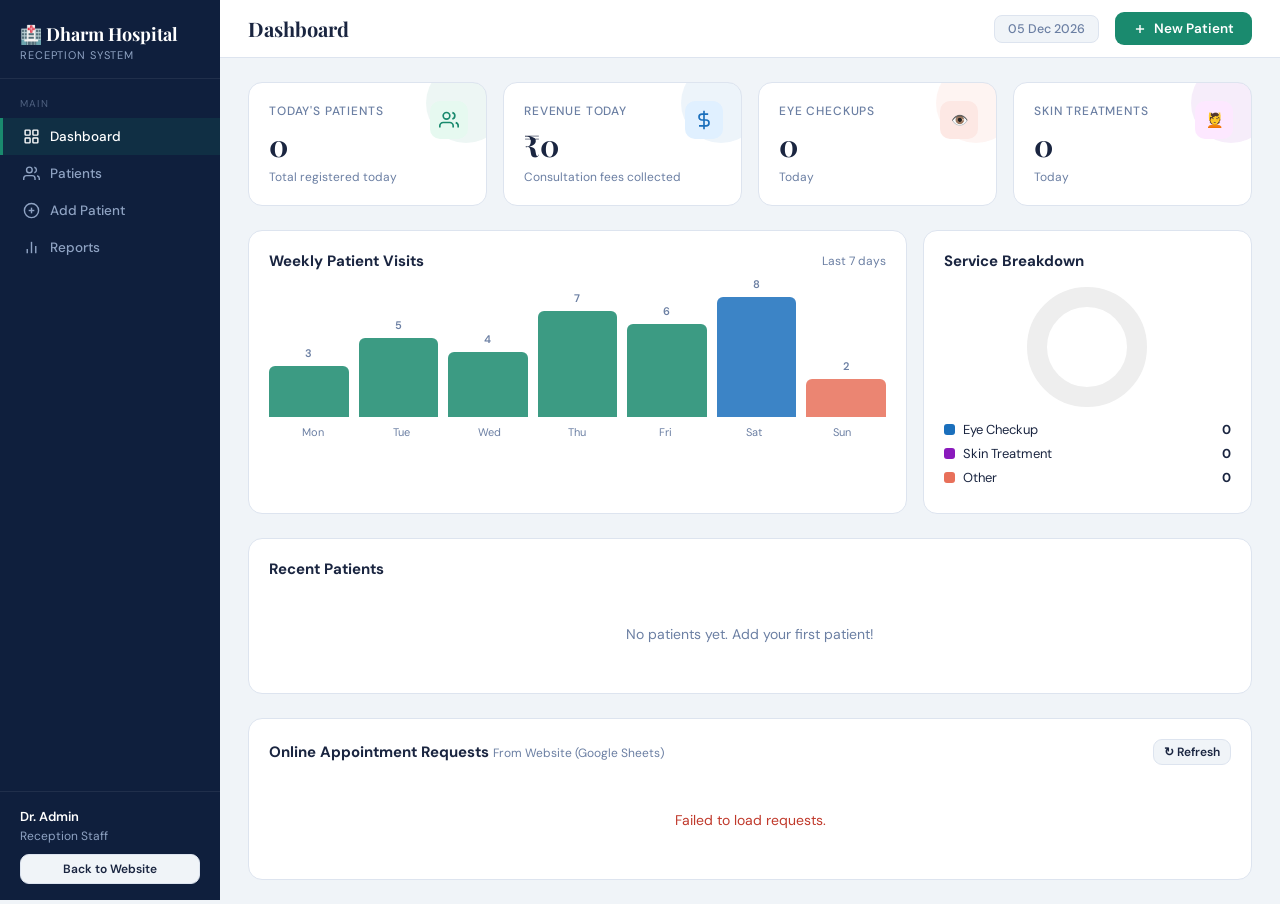
<file: dharm_hospital_admin_panel.html>
<!DOCTYPE html>
<html lang="en">
<head>
<meta charset="UTF-8">
<meta name="viewport" content="width=device-width, initial-scale=1.0">
<title>Dharm Hospital Admin</title>
<link href="https://fonts.googleapis.com/css2?family=DM+Sans:wght@300;400;500;600;700&family=Playfair+Display:wght@600;700&display=swap" rel="stylesheet">
<style>
  :root {
    --bg: #f0f4f8;
    --sidebar: #0f1f3d;
    --sidebar-text: #8fa3c3;
    --sidebar-active: #1a8a6e;
    --accent: #1a8a6e;
    --accent2: #e8705a;
    --card: #ffffff;
    --text: #1a2540;
    --text-muted: #6b7fa3;
    --border: #dde4ef;
    --badge-eye: #e0f0ff;
    --badge-eye-t: #1a6fbc;
    --badge-skin: #fde8ff;
    --badge-skin-t: #8a1abc;
    --badge-other: #fff3e0;
    --badge-other-t: #bc6a1a;
    --status-pending: #fff8e0;
    --status-pending-t: #b8860b;
    --status-done: #e6f9f0;
    --status-done-t: #1a8a6e;
  }
  * { box-sizing: border-box; margin: 0; padding: 0; }
  body { font-family: 'DM Sans', sans-serif; background: var(--bg); color: var(--text); display: flex; min-height: 100vh; font-size: 14px; overflow-x: hidden; }

  /* SIDEBAR */
  .sidebar {
    width: 220px; min-width: 220px; background: var(--sidebar); display: flex; flex-direction: column;
    padding: 0; position: sticky; top: 0; height: 100vh; overflow: hidden;
    transition: transform 0.3s ease;
    z-index: 50;
  }
  .sidebar-logo {
    padding: 24px 20px 16px;
    border-bottom: 1px solid rgba(255,255,255,0.07);
  }
  .sidebar-logo .h-name {
    font-family: 'Playfair Display', serif;
    color: #fff; font-size: 18px; font-weight: 700; line-height: 1.2;
  }
  .sidebar-logo .h-sub { color: var(--sidebar-text); font-size: 11px; margin-top: 2px; letter-spacing: 0.08em; text-transform: uppercase; }
  .sidebar-nav { padding: 18px 0; flex: 1; }
  .nav-section-title { color: rgba(143,163,195,0.5); font-size: 10px; letter-spacing: 0.12em; text-transform: uppercase; padding: 0 20px 8px; }
  .nav-item {
    display: flex; align-items: center; gap: 10px;
    padding: 10px 20px; color: var(--sidebar-text); cursor: pointer;
    border-left: 3px solid transparent; font-size: 13.5px; font-weight: 500;
    transition: all 0.18s; user-select: none;
  }
  .nav-item:hover { color: #fff; background: rgba(255,255,255,0.05); }
  .nav-item.active { color: #fff; background: rgba(26,138,110,0.15); border-left-color: var(--accent); }
  .nav-item svg { width: 17px; height: 17px; flex-shrink: 0; }
  .sidebar-footer {
    padding: 16px 20px; border-top: 1px solid rgba(255,255,255,0.07);
    color: var(--sidebar-text); font-size: 12px;
  }
  .sidebar-footer .user { color: #fff; font-weight: 600; font-size: 13px; }

  /* MAIN */
  .main { flex: 1; display: flex; flex-direction: column; min-width: 0; }
  .topbar {
    background: var(--card); border-bottom: 1px solid var(--border);
    padding: 0 28px; height: 58px; display: flex; align-items: center; justify-content: space-between;
    position: sticky; top: 0; z-index: 10;
    gap: 10px;
  }
  /* Mobile sidebar toggle button — hidden on desktop */
  .sidebar-toggle {
    display: none; background: none; border: none; cursor: pointer;
    color: var(--text); padding: 6px; border-radius: 8px; flex-shrink: 0;
  }
  .sidebar-toggle:hover { background: var(--bg); }
  .sidebar-toggle svg { width: 22px; height: 22px; }
  /* Sidebar overlay for mobile */
  .sidebar-overlay {
    display: none; position: fixed; inset: 0; background: rgba(15,31,61,0.5);
    z-index: 40;
  }
  .sidebar-overlay.active { display: block; }
  .topbar-title { font-family: 'Playfair Display', serif; font-size: 20px; color: var(--text); font-weight: 700; }
  .topbar-right { display: flex; align-items: center; gap: 16px; }
  .date-badge { background: var(--bg); border: 1px solid var(--border); border-radius: 8px; padding: 5px 13px; font-size: 12.5px; color: var(--text-muted); font-weight: 500; }
  .btn { display: inline-flex; align-items: center; gap: 7px; border: none; cursor: pointer; font-family: 'DM Sans', sans-serif; font-weight: 600; border-radius: 9px; transition: all 0.18s; font-size: 13.5px; }
  .btn-primary { background: var(--accent); color: #fff; padding: 8px 18px; }
  .btn-primary:hover { background: #157a60; }
  .btn-danger { background: #fde8e4; color: #c0392b; padding: 5px 11px; font-size: 12px; border-radius: 7px; }
  .btn-danger:hover { background: #f5c6c1; }
  .btn-edit { background: #e8f4fd; color: #1a6fbc; padding: 5px 11px; font-size: 12px; border-radius: 7px; }
  .btn-edit:hover { background: #c5dff7; }
  .btn-whatsapp { background: #e6f9f0; color: #1a8a6e; padding: 5px 11px; font-size: 12px; border-radius: 7px; }
  .btn-whatsapp:hover { background: #c3eedd; }
  .btn-secondary { background: var(--bg); color: var(--text); border: 1px solid var(--border); padding: 7px 15px; }
  .btn-secondary:hover { background: var(--border); }

  /* CONTENT */
  .content { padding: 24px 28px; flex: 1; overflow-y: auto; }

  /* PAGES */
  .page { display: none; }
  .page.active { display: block; }

  /* STAT CARDS */
  .stat-grid { display: grid; grid-template-columns: repeat(4, 1fr); gap: 16px; margin-bottom: 24px; }
  .stat-card { background: var(--card); border-radius: 14px; padding: 20px; border: 1px solid var(--border); position: relative; overflow: hidden; }
  .stat-card::before { content: ''; position: absolute; top: -20px; right: -20px; width: 80px; height: 80px; border-radius: 50%; opacity: 0.08; }
  .stat-card.green::before { background: #1a8a6e; }
  .stat-card.blue::before { background: #1a6fbc; }
  .stat-card.orange::before { background: #e8705a; }
  .stat-card.purple::before { background: #8a1abc; }
  .stat-label { color: var(--text-muted); font-size: 12px; font-weight: 500; text-transform: uppercase; letter-spacing: 0.07em; }
  .stat-value { font-size: 30px; font-weight: 700; color: var(--text); margin: 6px 0 4px; font-family: 'Playfair Display', serif; }
  .stat-sub { font-size: 12px; color: var(--text-muted); }
  .stat-icon { position: absolute; top: 18px; right: 18px; width: 38px; height: 38px; border-radius: 10px; display: flex; align-items: center; justify-content: center; }
  .stat-icon.green { background: #e6f9f0; color: #1a8a6e; }
  .stat-icon.blue { background: #e0f0ff; color: #1a6fbc; }
  .stat-icon.orange { background: #fde8e4; color: #e8705a; }
  .stat-icon.purple { background: #fde8ff; color: #8a1abc; }

  /* CHART SECTION */
  .chart-row { display: grid; grid-template-columns: 2fr 1fr; gap: 16px; margin-bottom: 24px; }
  .card { background: var(--card); border-radius: 14px; border: 1px solid var(--border); padding: 20px; }
  .card-title { font-weight: 700; font-size: 15px; color: var(--text); margin-bottom: 16px; display: flex; align-items: center; justify-content: space-between; }
  .card-title-sub { font-size: 12px; color: var(--text-muted); font-weight: 400; }

  /* BAR CHART */
  .bar-chart { display: flex; align-items: flex-end; gap: 10px; height: 130px; }
  .bar-wrap { display: flex; flex-direction: column; align-items: center; flex: 1; gap: 6px; }
  .bar { width: 100%; border-radius: 6px 6px 0 0; transition: all 0.3s; background: var(--accent); opacity: 0.85; cursor: pointer; }
  .bar:hover { opacity: 1; }
  .bar-label { font-size: 11px; color: var(--text-muted); }

  /* DONUT */
  .donut-wrap { display: flex; flex-direction: column; align-items: center; gap: 14px; }
  .donut-svg { width: 120px; height: 120px; }
  .donut-legend { width: 100%; }
  .legend-item { display: flex; align-items: center; gap: 8px; margin-bottom: 7px; font-size: 13px; }
  .legend-dot { width: 11px; height: 11px; border-radius: 3px; flex-shrink: 0; }
  .legend-val { margin-left: auto; font-weight: 700; color: var(--text); }

  /* TABLE */
  .table-toolbar { display: flex; align-items: center; gap: 10px; margin-bottom: 14px; flex-wrap: wrap; }
  .search-box { display: flex; align-items: center; gap: 8px; background: var(--bg); border: 1px solid var(--border); border-radius: 9px; padding: 7px 13px; flex: 1; min-width: 180px; }
  .search-box input { background: none; border: none; outline: none; font-family: 'DM Sans', sans-serif; font-size: 13.5px; color: var(--text); width: 100%; }
  .search-box input::placeholder { color: var(--text-muted); }
  .filter-select { background: var(--bg); border: 1px solid var(--border); border-radius: 9px; padding: 7px 13px; font-family: 'DM Sans', sans-serif; font-size: 13px; color: var(--text); outline: none; }
  table { width: 100%; border-collapse: collapse; }
  thead th { text-align: left; padding: 10px 14px; font-size: 11.5px; color: var(--text-muted); text-transform: uppercase; letter-spacing: 0.08em; font-weight: 600; border-bottom: 1px solid var(--border); background: var(--bg); }
  thead th:first-child { border-radius: 8px 0 0 8px; }
  thead th:last-child { border-radius: 0 8px 8px 0; }
  tbody tr { border-bottom: 1px solid var(--border); transition: background 0.12s; }
  tbody tr:hover { background: #f7faff; }
  tbody td { padding: 11px 14px; font-size: 13.5px; vertical-align: middle; }
  .badge { display: inline-flex; align-items: center; padding: 3px 10px; border-radius: 20px; font-size: 12px; font-weight: 600; }
  .badge-eye { background: var(--badge-eye); color: var(--badge-eye-t); }
  .badge-skin { background: var(--badge-skin); color: var(--badge-skin-t); }
  .badge-other { background: var(--badge-other); color: var(--badge-other-t); }
  .badge-pending { background: var(--status-pending); color: var(--status-pending-t); }
  .badge-done { background: var(--status-done); color: var(--status-done-t); }
  .actions-cell { display: flex; gap: 5px; flex-wrap: wrap; }
  .patient-name { font-weight: 600; }
  .patient-mobile { font-size: 12px; color: var(--text-muted); }

  /* FORM */
  .form-grid { display: grid; grid-template-columns: 1fr 1fr; gap: 16px; }
  .form-group { display: flex; flex-direction: column; gap: 6px; }
  .form-group.full { grid-column: 1 / -1; }
  label { font-size: 12.5px; font-weight: 600; color: var(--text-muted); text-transform: uppercase; letter-spacing: 0.06em; }
  input, select, textarea { font-family: 'DM Sans', sans-serif; font-size: 14px; color: var(--text); background: var(--bg); border: 1px solid var(--border); border-radius: 9px; padding: 10px 14px; outline: none; transition: border 0.18s; }
  input:focus, select:focus { border-color: var(--accent); background: #fff; }
  .form-actions { grid-column: 1 / -1; display: flex; gap: 10px; justify-content: flex-end; margin-top: 4px; }

  /* MODAL */
  .modal-overlay { display: none; position: fixed; inset: 0; background: rgba(15,31,61,0.55); z-index: 100; align-items: center; justify-content: center; }
  .modal-overlay.open { display: flex; }
  .modal { background: var(--card); border-radius: 18px; padding: 30px; width: 540px; max-width: 95vw; max-height: 90vh; overflow-y: auto; box-shadow: 0 20px 60px rgba(0,0,0,0.18); }
  .modal-header { display: flex; align-items: center; justify-content: space-between; margin-bottom: 22px; }
  .modal-title { font-family: 'Playfair Display', serif; font-size: 20px; font-weight: 700; }
  .modal-close { background: var(--bg); border: none; cursor: pointer; width: 32px; height: 32px; border-radius: 8px; font-size: 18px; color: var(--text-muted); display: flex; align-items: center; justify-content: center; }
  .modal-close:hover { background: var(--border); }

  /* RECEIPT */
  .receipt { border: 2px dashed var(--border); border-radius: 14px; padding: 24px; background: #fafbfd; }
  .receipt-logo { font-family: 'Playfair Display', serif; font-size: 22px; font-weight: 700; color: var(--accent); text-align: center; }
  .receipt-sub { text-align: center; color: var(--text-muted); font-size: 12px; margin-bottom: 18px; }
  .receipt-row { display: flex; justify-content: space-between; padding: 7px 0; border-bottom: 1px solid var(--border); font-size: 13.5px; }
  .receipt-row:last-child { border: none; font-weight: 700; font-size: 15px; }
  .receipt-footer { text-align: center; margin-top: 16px; font-size: 12px; color: var(--text-muted); }

  /* TOAST */
  .toast { position: fixed; bottom: 28px; right: 28px; background: var(--sidebar); color: #fff; padding: 13px 20px; border-radius: 12px; font-size: 13.5px; z-index: 999; transform: translateY(80px); opacity: 0; transition: all 0.3s; box-shadow: 0 8px 30px rgba(0,0,0,0.2); display: flex; align-items: center; gap: 10px; }
  .toast.show { transform: translateY(0); opacity: 1; }
  .toast.success { border-left: 4px solid var(--accent); }
  .toast.info { border-left: 4px solid #1a6fbc; }

  /* LOGIN */
  .login-wrap { min-height: 100vh; display: flex; align-items: center; justify-content: center; background: var(--sidebar); }
  .login-card { background: var(--card); border-radius: 20px; padding: 44px 40px; width: 380px; max-width: 95vw; box-shadow: 0 20px 60px rgba(0,0,0,0.3); }
  .login-logo { font-family: 'Playfair Display', serif; font-size: 26px; font-weight: 700; color: var(--accent); text-align: center; margin-bottom: 4px; }
  .login-sub { text-align: center; color: var(--text-muted); font-size: 13px; margin-bottom: 28px; }
  .login-error { background: #fde8e4; color: #c0392b; padding: 8px 14px; border-radius: 8px; font-size: 13px; margin-bottom: 14px; display: none; }

  /* REPORTS */
  .report-grid { display: grid; grid-template-columns: 1fr 1fr; gap: 16px; margin-bottom: 20px; }

  /* SCROLLBAR */
  ::-webkit-scrollbar { width: 5px; height: 5px; }
  ::-webkit-scrollbar-track { background: transparent; }
  ::-webkit-scrollbar-thumb { background: var(--border); border-radius: 4px; }

  /* ====== TABLET (≤ 900px) ====== */
  @media (max-width: 900px) {
    .sidebar {
      position: fixed; top: 0; left: 0; height: 100vh;
      transform: translateX(-100%);
      width: 240px; min-width: 240px;
    }
    .sidebar.open { transform: translateX(0); }
    .sidebar-toggle { display: block; }
    .stat-grid { grid-template-columns: 1fr 1fr; }
    .chart-row { grid-template-columns: 1fr; }
    .form-grid { grid-template-columns: 1fr; }
    .report-grid { grid-template-columns: 1fr; }
    .content { padding: 16px; }
    .topbar { padding: 0 16px; }
  }

  /* ====== SMALL MOBILE (≤ 600px) ====== */
  @media (max-width: 600px) {
    .stat-grid { grid-template-columns: 1fr; gap: 12px; }
    .stat-card { padding: 16px; }
    .stat-value { font-size: 24px; }
    .stat-icon { width: 32px; height: 32px; border-radius: 8px; top: 14px; right: 14px; }
    .topbar { height: auto; min-height: 52px; flex-wrap: wrap; padding: 10px 12px; gap: 8px; }
    .topbar-title { font-size: 16px; }
    .topbar-right { flex-wrap: wrap; gap: 8px; }
    .date-badge { font-size: 11px; padding: 4px 10px; }
    .btn-primary { padding: 7px 12px; font-size: 12.5px; }
    .content { padding: 12px; }
    .card { padding: 14px; border-radius: 12px; }
    .card-title { font-size: 14px; flex-wrap: wrap; gap: 8px; }
    .bar-chart { height: 100px; gap: 6px; }
    .donut-svg { width: 100px; height: 100px; }
    .table-toolbar { gap: 8px; }
    .search-box { min-width: 100%; }
    .filter-select { flex: 1; min-width: 0; font-size: 12px; }
    thead th { font-size: 10px; padding: 8px 10px; }
    tbody td { padding: 8px 10px; font-size: 12.5px; }
    .actions-cell { gap: 4px; }
    .actions-cell .btn { padding: 4px 8px; font-size: 11px; }
    .modal { padding: 20px; border-radius: 14px; }
    .modal-title { font-size: 17px; }
    .receipt { padding: 16px; }
    .receipt-logo { font-size: 18px; }
    .receipt-row { font-size: 12.5px; }
    .toast { left: 12px; right: 12px; bottom: 12px; font-size: 12.5px; }
    .form-group label { font-size: 11.5px; }
    input, select, textarea { font-size: 13px; padding: 9px 12px; }
    .login-card { padding: 30px 24px; }
    .login-logo { font-size: 22px; }
  }

  /* ====== VERY SMALL (≤ 380px) ====== */
  @media (max-width: 380px) {
    .topbar-title { font-size: 14px; }
    .stat-value { font-size: 20px; }
    .btn-primary { font-size: 11px; padding: 6px 10px; }
  }
</style>
</head>
<body>

<!-- MAIN APP -->
<div id="appWrap" style="display:flex;flex:1;min-height:100vh;width:100%;">
  <!-- SIDEBAR OVERLAY (mobile) -->
  <div class="sidebar-overlay" id="sidebarOverlay" onclick="closeSidebar()"></div>
  <!-- SIDEBAR -->
  <div class="sidebar" id="sidebar">
    <div class="sidebar-logo">
      <div class="h-name">🏥 Dharm Hospital</div>
      <div class="h-sub">Reception System</div>
    </div>
    <nav class="sidebar-nav">
      <div class="nav-section-title">Main</div>
      <div class="nav-item active" onclick="showPage('dashboard',this)">
        <svg fill="none" stroke="currentColor" stroke-width="2" viewBox="0 0 24 24"><rect x="3" y="3" width="7" height="7" rx="1"/><rect x="14" y="3" width="7" height="7" rx="1"/><rect x="3" y="14" width="7" height="7" rx="1"/><rect x="14" y="14" width="7" height="7" rx="1"/></svg>
        Dashboard
      </div>
      <div class="nav-item" onclick="showPage('patients',this)">
        <svg fill="none" stroke="currentColor" stroke-width="2" viewBox="0 0 24 24"><path d="M17 21v-2a4 4 0 0 0-4-4H5a4 4 0 0 0-4 4v2"/><circle cx="9" cy="7" r="4"/><path d="M23 21v-2a4 4 0 0 0-3-3.87"/><path d="M16 3.13a4 4 0 0 1 0 7.75"/></svg>
        Patients
      </div>
      <div class="nav-item" onclick="showPage('addpatient',this)">
        <svg fill="none" stroke="currentColor" stroke-width="2" viewBox="0 0 24 24"><circle cx="12" cy="12" r="10"/><line x1="12" y1="8" x2="12" y2="16"/><line x1="8" y1="12" x2="16" y2="12"/></svg>
        Add Patient
      </div>
      <div class="nav-item" onclick="showPage('reports',this)">
        <svg fill="none" stroke="currentColor" stroke-width="2" viewBox="0 0 24 24"><line x1="18" y1="20" x2="18" y2="10"/><line x1="12" y1="20" x2="12" y2="4"/><line x1="6" y1="20" x2="6" y2="14"/></svg>
        Reports
      </div>
    </nav>
    <div class="sidebar-footer">
      <div class="user">Dr. Admin</div>
      <div style="margin-top:3px">Reception Staff</div>
      <button class="btn btn-secondary" style="margin-top:10px;font-size:12px;padding:6px 12px;width:100%;justify-content:center" onclick="window.location.href='index.html'">Back to Website</button>
    </div>
  </div>

  <!-- MAIN -->
  <div class="main">
    <div class="topbar">
      <button class="sidebar-toggle" id="sidebarToggle" onclick="toggleSidebar()" aria-label="Toggle menu">
        <svg fill="none" stroke="currentColor" stroke-width="2" viewBox="0 0 24 24"><line x1="3" y1="6" x2="21" y2="6"/><line x1="3" y1="12" x2="21" y2="12"/><line x1="3" y1="18" x2="21" y2="18"/></svg>
      </button>
      <div class="topbar-title" id="pageTitle">Dashboard</div>
      <div class="topbar-right">
        <div class="date-badge" id="topDate"></div>
        <button class="btn btn-primary" onclick="showPage('addpatient', document.querySelector('.nav-item:nth-child(4)'))">
          <svg width="14" height="14" fill="none" stroke="currentColor" stroke-width="2.5" viewBox="0 0 24 24"><line x1="12" y1="5" x2="12" y2="19"/><line x1="5" y1="12" x2="19" y2="12"/></svg>
          New Patient
        </button>
      </div>
    </div>

    <div class="content">

      <!-- DASHBOARD -->
      <div class="page active" id="page-dashboard">
        <div class="stat-grid">
          <div class="stat-card green">
            <div class="stat-icon green"><svg width="20" height="20" fill="none" stroke="currentColor" stroke-width="2" viewBox="0 0 24 24"><path d="M17 21v-2a4 4 0 0 0-4-4H5a4 4 0 0 0-4 4v2"/><circle cx="9" cy="7" r="4"/><path d="M23 21v-2a4 4 0 0 0-3-3.87"/><path d="M16 3.13a4 4 0 0 1 0 7.75"/></svg></div>
            <div class="stat-label">Today's Patients</div>
            <div class="stat-value" id="stat-today">0</div>
            <div class="stat-sub">Total registered today</div>
          </div>
          <div class="stat-card blue">
            <div class="stat-icon blue"><svg width="20" height="20" fill="none" stroke="currentColor" stroke-width="2" viewBox="0 0 24 24"><line x1="12" y1="1" x2="12" y2="23"/><path d="M17 5H9.5a3.5 3.5 0 0 0 0 7h5a3.5 3.5 0 0 1 0 7H6"/></svg></div>
            <div class="stat-label">Revenue Today</div>
            <div class="stat-value" id="stat-revenue">₹0</div>
            <div class="stat-sub">Consultation fees collected</div>
          </div>
          <div class="stat-card orange">
            <div class="stat-icon orange">👁️</div>
            <div class="stat-label">Eye Checkups</div>
            <div class="stat-value" id="stat-eye">0</div>
            <div class="stat-sub">Today</div>
          </div>
          <div class="stat-card purple">
            <div class="stat-icon purple">💆</div>
            <div class="stat-label">Skin Treatments</div>
            <div class="stat-value" id="stat-skin">0</div>
            <div class="stat-sub">Today</div>
          </div>
        </div>
        <div class="chart-row">
          <div class="card">
            <div class="card-title">Weekly Patient Visits <span class="card-title-sub">Last 7 days</span></div>
            <div class="bar-chart" id="barChart"></div>
            <div style="display:flex;justify-content:space-around;margin-top:8px" id="barLabels"></div>
          </div>
          <div class="card">
            <div class="card-title">Service Breakdown</div>
            <div class="donut-wrap">
              <svg class="donut-svg" viewBox="0 0 120 120" id="donutSvg">
                <circle cx="60" cy="60" r="50" fill="none" stroke="#eee" stroke-width="20"/>
              </svg>
              <div class="donut-legend" id="donutLegend"></div>
            </div>
          </div>
        </div>
        <div class="card">
          <div class="card-title">Recent Patients</div>
          <div id="recentTable" style="overflow-x:auto"></div>
        </div>

        <!-- NEW CARD FOR WEBSITE REQUESTS -->
        <div class="card" style="margin-top:24px;">
          <div class="card-title" style="display:flex; justify-content:space-between; align-items:center;">
            <div>Online Appointment Requests <span class="card-title-sub">From Website (Google Sheets)</span></div>
            <button class="btn btn-secondary" style="padding:4px 10px;font-size:12px;" onclick="loadWebsiteRequests()">↻ Refresh</button>
          </div>
          <div id="websiteRequestsLoading" style="padding:30px;text-align:center;color:var(--text-muted);">
            <p>Loading requests from Google Sheets...</p>
          </div>
          <div id="websiteRequestsError" style="display:none;padding:30px;text-align:center;color:#c0392b;">
            <p>Failed to load requests.</p>
          </div>
          <div id="websiteRequestsEmpty" style="display:none;padding:30px;text-align:center;color:var(--text-muted);">
            <p>No online requests available.</p>
          </div>
          <div style="overflow-x:auto">
            <table style="width:100%;border-collapse:collapse;display:none;" id="websiteRequestsTable">
              <thead>
                <tr>
                  <th style="text-align:left;padding:8px 12px;font-size:11.5px;color:var(--text-muted);text-transform:uppercase;border-bottom:1px solid var(--border)">Date</th>
                  <th style="text-align:left;padding:8px 12px;font-size:11.5px;color:var(--text-muted);text-transform:uppercase;border-bottom:1px solid var(--border)">Patient Name</th>
                  <th style="text-align:left;padding:8px 12px;font-size:11.5px;color:var(--text-muted);text-transform:uppercase;border-bottom:1px solid var(--border)">Service</th>
                  <th style="text-align:left;padding:8px 12px;font-size:11.5px;color:var(--text-muted);text-transform:uppercase;border-bottom:1px solid var(--border)">Phone Number</th>
                  <th style="text-align:left;padding:8px 12px;font-size:11.5px;color:var(--text-muted);text-transform:uppercase;border-bottom:1px solid var(--border)">Age</th>
                </tr>
              </thead>
              <tbody id="websiteRequestsBody"></tbody>
            </table>
          </div>
        </div>
      </div>

      <!-- PATIENTS -->
      <div class="page" id="page-patients">
        <div class="card">
          <div class="table-toolbar">
            <div class="search-box">
              <svg width="15" height="15" fill="none" stroke="#aaa" stroke-width="2" viewBox="0 0 24 24"><circle cx="11" cy="11" r="8"/><line x1="21" y1="21" x2="16.65" y2="16.65"/></svg>
              <input type="text" placeholder="Search patients..." id="searchInput" oninput="filterTable()">
            </div>
            <select class="filter-select" id="filterService" onchange="filterTable()">
              <option value="">All Services</option>
              <option value="Eye Checkup">Eye Checkup</option>
              <option value="Skin Treatment">Skin Treatment</option>
              <option value="Other">Other</option>
            </select>
            <select class="filter-select" id="filterStatus" onchange="filterTable()">
              <option value="">All Status</option>
              <option value="Pending">Pending</option>
              <option value="Completed">Completed</option>
            </select>
            <button class="btn btn-secondary" onclick="exportCSV()">📤 Export</button>
            <button class="btn btn-primary" id="syncBtn" onclick="syncGoogleSheets()" style="margin-left:8px">📥 Sync Web Requests</button>
          </div>
          <div style="overflow-x:auto">
            <table id="patientTable">
              <thead>
                <tr>
                  <th>#</th><th>Date</th><th>Patient</th><th>Age</th><th>Service</th><th>Fees</th><th>Status</th><th>Actions</th>
                </tr>
              </thead>
              <tbody id="patientTableBody"></tbody>
            </table>
          </div>
          <div id="noPatients" style="text-align:center;padding:40px;color:var(--text-muted);display:none">No patients found.</div>
        </div>
      </div>

      <!-- ADD PATIENT -->
      <div class="page" id="page-addpatient">
        <div class="card" style="max-width:600px">
          <div class="card-title">Register New Patient</div>
          <div class="form-grid">
            <div class="form-group">
              <label>Patient Name *</label>
              <input type="text" id="f_name" placeholder="Full name">
            </div>
            <div class="form-group">
              <label>Mobile Number *</label>
              <input type="tel" id="f_mobile" placeholder="10-digit number" maxlength="10">
            </div>
            <div class="form-group">
              <label>Age *</label>
              <input type="number" id="f_age" placeholder="Age" min="1" max="120">
            </div>
            <div class="form-group">
              <label>Doctor</label>
              <select id="f_doctor">
                <option value="Dr. Sharma">Dr. Chandan Singh Kushwah</option>
                <option value="Dr. Gupta">Dr. Arpita Gupta</option>
              </select>
            </div>
            <div class="form-group">
              <label>Service *</label>
              <select id="f_service">
                <option value="Eye Checkup">Eye Checkup</option>
                <option value="Skin Treatment">Skin Treatment</option>
                <option value="Other">Other</option>
              </select>
            </div>
            <div class="form-group">
              <label>Consultation Fees *</label>
              <select id="f_fees">
                <option value="300">₹300</option>
                <option value="500">₹500</option>
              </select>
            </div>
            <div class="form-group full form-actions">
              <button class="btn btn-secondary" onclick="clearForm()">Clear</button>
              <button class="btn btn-primary" onclick="addPatient()">
                <svg width="14" height="14" fill="none" stroke="currentColor" stroke-width="2.5" viewBox="0 0 24 24"><polyline points="20 6 9 17 4 12"/></svg>
                Register Patient
              </button>
            </div>
          </div>
        </div>
      </div>

      <!-- REPORTS -->
      <div class="page" id="page-reports">
        <div class="report-grid">
          <div class="card">
            <div class="card-title">Revenue Summary</div>
            <div id="revenueReport"></div>
          </div>
          <div class="card">
            <div class="card-title">Service Distribution</div>
            <div id="serviceReport"></div>
          </div>
        </div>
        <div class="card">
          <div class="card-title">All Time Patient Log</div>
          <div style="overflow-x:auto"><table id="reportTable"><thead><tr><th>#</th><th>Date</th><th>Patient</th><th>Service</th><th>Fees</th><th>Status</th></tr></thead><tbody id="reportBody"></tbody></table></div>
        </div>
      </div>

    </div>
  </div>
</div>

<!-- RECEIPT MODAL -->
<div class="modal-overlay" id="receiptModal">
  <div class="modal">
    <div class="modal-header">
      <div class="modal-title">Patient Receipt</div>
      <button class="modal-close" onclick="closeModal('receiptModal')">✕</button>
    </div>
    <div class="receipt" id="receiptContent"></div>
    <div style="display:flex;gap:10px;margin-top:18px;justify-content:flex-end">
      <button class="btn btn-secondary" onclick="closeModal('receiptModal')">Close</button>
      <button class="btn btn-primary" onclick="printReceipt()">🖨️ Print</button>
    </div>
  </div>
</div>

<!-- EDIT MODAL -->
<div class="modal-overlay" id="editModal">
  <div class="modal">
    <div class="modal-header">
      <div class="modal-title">Edit Patient</div>
      <button class="modal-close" onclick="closeModal('editModal')">✕</button>
    </div>
    <div class="form-grid">
      <input type="hidden" id="e_id">
      <div class="form-group"><label>Name</label><input type="text" id="e_name"></div>
      <div class="form-group"><label>Mobile</label><input type="tel" id="e_mobile"></div>
      <div class="form-group"><label>Age</label><input type="number" id="e_age"></div>
      <div class="form-group"><label>Doctor</label><select id="e_doctor"><option>Dr. Sharma</option><option>Dr. Gupta</option><option>Dr. Patel</option></select></div>
      <div class="form-group"><label>Service</label><select id="e_service"><option>Eye Checkup</option><option>Skin Treatment</option><option>Other</option></select></div>
      <div class="form-group"><label>Fees</label><select id="e_fees"><option value="300">₹300</option><option value="500">₹500</option></select></div>
      <div class="form-group"><label>Status</label><select id="e_status"><option>Pending</option><option>Completed</option></select></div>
      <div class="form-group full form-actions">
        <button class="btn btn-secondary" onclick="closeModal('editModal')">Cancel</button>
        <button class="btn btn-primary" onclick="saveEdit()">Save Changes</button>
      </div>
    </div>
  </div>
</div>

<div class="toast" id="toast"></div>

<script>
// ---- CONFIG & HELPERS ----
const SCRIPT_URL = "https://script.google.com/macros/s/AKfycbyMO4Cv_ruYG_PfJebxemlVJRefYPKYy56SWy-zGzcsb4hyi4g8v7MJyj4UjnPyZ0IBlg/exec";

function escapeHTML(str) {
  if (str === null || str === undefined) return '';
  return String(str).replace(/[&<>'"]/g, 
    tag => ({
      '&': '&amp;',
      '<': '&lt;',
      '>': '&gt;',
      "'": '&#39;',
      '"': '&quot;'
    }[tag] || tag)
  );
}

function formatAppointmentDate(value) {
  if (!value) return "-";
  const date = new Date(value);
  if (Number.isNaN(date.getTime())) {
    return escapeHTML(value);
  }
  return date.toLocaleString("en-IN", {
    day: "2-digit",
    month: "short",
    year: "numeric",
    hour: "2-digit",
    minute: "2-digit",
    hour12: true
  });
}

// ---- STATE ----
let patients = JSON.parse(localStorage.getItem('dharm_patients') || '[]');
let nextId = parseInt(localStorage.getItem('dharm_nextid') || '1');

function save() {
  localStorage.setItem('dharm_patients', JSON.stringify(patients));
  localStorage.setItem('dharm_nextid', nextId);
}

function today() {
  return new Date().toLocaleDateString('en-IN', {day:'2-digit', month:'short', year:'numeric'});
}

function todayStr() {
  return new Date().toDateString();
}

// ---- INITIALIZE ----
document.getElementById('topDate').textContent = today();
document.addEventListener('DOMContentLoaded', () => {
  renderDashboard();
});

// ---- NAVIGATION ----
function showPage(id, el) {
  document.querySelectorAll('.page').forEach(p => p.classList.remove('active'));
  document.querySelectorAll('.nav-item').forEach(n => n.classList.remove('active'));
  document.getElementById('page-' + id).classList.add('active');
  const titles = {dashboard:'Dashboard', patients:'Patient Records', addpatient:'Add New Patient', reports:'Reports & Analytics'};
  document.getElementById('pageTitle').textContent = titles[id];
  if(el) el.classList.add('active');
  if(id === 'dashboard') renderDashboard();
  if(id === 'patients') renderTable();
  if(id === 'reports') renderReports();
  closeSidebar(); // Auto-close sidebar on mobile after navigation
}

// ---- ADD PATIENT ----
function addPatient() {
  const name = document.getElementById('f_name').value.trim();
  const mobile = document.getElementById('f_mobile').value.trim();
  const age = document.getElementById('f_age').value.trim();
  const service = document.getElementById('f_service').value;
  const fees = document.getElementById('f_fees').value;
  const doctor = document.getElementById('f_doctor').value;
  if (!name || !mobile || !age) { showToast('Please fill all required fields', 'info'); return; }
  if (!/^\d{10}$/.test(mobile)) { showToast('Enter valid 10-digit mobile', 'info'); return; }
  const p = { id: nextId++, name, mobile, age, service, fees: parseInt(fees), doctor, date: today(), dateObj: new Date().toDateString(), status: 'Pending' };
  patients.unshift(p);
  save();
  clearForm();
  showToast(`✅ ${name} registered successfully!`, 'success');
  sendWhatsApp(p);
  setTimeout(() => showPage('patients', document.querySelector('.nav-item:nth-child(3)')), 900);
}

function clearForm() {
  ['f_name','f_mobile','f_age'].forEach(id => document.getElementById(id).value = '');
  document.getElementById('f_service').selectedIndex = 0;
  document.getElementById('f_fees').selectedIndex = 0;
}

function sendWhatsApp(p) {
  const msg = encodeURIComponent(`Hello ${p.name}, Thank you for visiting Dharm Hospital. Your appointment for ${p.service} is confirmed. Consultation Fee: ₹${p.fees}. For any help call us.`);
  const url = `https://wa.me/91${p.mobile}?text=${msg}`;
  window.open(url, '_blank');
}

// ---- SYNC GOOGLE SHEETS ----
async function syncGoogleSheets() {
  const btn = document.getElementById('syncBtn');
  if(!btn) return;
  btn.textContent = 'Syncing...';
  try {
    const getURL = `${SCRIPT_URL}?action=appointments`;
    const response = await fetch(getURL, { method: "GET" });
    if (!response.ok) throw new Error("Network error");
    const result = await response.json();
    
    if (!result.success) throw new Error(result.message || "Failed to load appointments");
    const appointments = Array.isArray(result.data) ? result.data : [];
    
    let addedCount = 0;
    const valid = appointments.filter(a => a.Name);
    
    valid.forEach(r => {
      // Check if patient already exists (match by Name and Service)
      const exists = patients.find(p => 
        p.name.toLowerCase() === r.Name.toLowerCase() && 
        p.service === r.Service
      );
      
      if (!exists) {
        const p = {
          id: nextId++,
          name: r.Name,
          mobile: r.Number ? String(r.Number) : 'N/A',
          age: r.Age || 0,
          service: r.Service || 'Other',
          fees: 300, // Default fee
          doctor: 'Dr. Sharma', // Default doctor
          date: today(),
          dateObj: todayStr(),
          status: 'Pending'
        };
        patients.unshift(p);
        addedCount++;
      }
    });
    
    if (addedCount > 0) {
      save();
      showToast(`Synced ${addedCount} new web requests!`, 'success');
      renderTable();
      renderDashboard(); // Update dashboard counts
    } else {
      showToast('No new requests found.', 'info');
    }
  } catch (err) {
    console.error("Error syncing:", err);
    showToast('Failed to sync.', 'error');
  }
  btn.innerHTML = '📥 Sync Web Requests';
}

// ---- TABLE ----
function renderTable(data) {
  const list = data || patients;
  const tbody = document.getElementById('patientTableBody');
  if (!list.length) {
    tbody.innerHTML = '';
    document.getElementById('noPatients').style.display = 'block';
    return;
  }
  document.getElementById('noPatients').style.display = 'none';
  tbody.innerHTML = list.map((p, i) => `
    <tr>
      <td style="color:var(--text-muted);font-size:12px">${list.length - i}</td>
      <td style="font-size:12.5px;color:var(--text-muted)">${p.date}</td>
      <td>
        <div class="patient-name">${p.name}</div>
        <div class="patient-mobile">${p.mobile} · ${p.doctor || ''}</div>
      </td>
      <td>${p.age} yrs</td>
      <td><span class="badge badge-${p.service==='Eye Checkup'?'eye':p.service==='Skin Treatment'?'skin':'other'}">${p.service}</span></td>
      <td style="font-weight:700">₹${p.fees}</td>
      <td>
        <span class="badge badge-${p.status==='Completed'?'done':'pending'}" style="cursor:pointer" onclick="toggleStatus(${p.id})">${p.status}</span>
      </td>
      <td>
        <div class="actions-cell">
          <button class="btn btn-edit" onclick="editPatient(${p.id})">✏️ Edit</button>
          <button class="btn btn-whatsapp" onclick="sendWhatsApp(patients.find(x=>x.id===${p.id}))">💬</button>
          <button class="btn btn-primary" style="padding:5px 11px;font-size:12px" onclick="viewReceipt(${p.id})">🧾</button>
          <button class="btn btn-danger" onclick="deletePatient(${p.id})">🗑️</button>
        </div>
      </td>
    </tr>
  `).join('');
}

function filterTable() {
  const q = document.getElementById('searchInput').value.toLowerCase();
  const svc = document.getElementById('filterService').value;
  const st = document.getElementById('filterStatus').value;
  const filtered = patients.filter(p => {
    const matchQ = !q || p.name.toLowerCase().includes(q) || p.mobile.includes(q);
    const matchS = !svc || p.service === svc;
    const matchSt = !st || p.status === st;
    return matchQ && matchS && matchSt;
  });
  renderTable(filtered);
}

function toggleStatus(id) {
  const p = patients.find(x => x.id === id);
  if (p) { p.status = p.status === 'Pending' ? 'Completed' : 'Pending'; save(); filterTable(); }
}

function deletePatient(id) {
  if (!confirm('Delete this patient record?')) return;
  patients = patients.filter(p => p.id !== id);
  save(); filterTable(); renderDashboard(); showToast('Patient deleted', 'info');
}

// ---- EDIT ----
function editPatient(id) {
  const p = patients.find(x => x.id === id);
  if (!p) return;
  document.getElementById('e_id').value = id;
  document.getElementById('e_name').value = p.name;
  document.getElementById('e_mobile').value = p.mobile;
  document.getElementById('e_age').value = p.age;
  document.getElementById('e_service').value = p.service;
  document.getElementById('e_fees').value = p.fees;
  document.getElementById('e_status').value = p.status;
  document.getElementById('e_doctor').value = p.doctor || 'Dr. Sharma';
  document.getElementById('editModal').classList.add('open');
}

function saveEdit() {
  const id = parseInt(document.getElementById('e_id').value);
  const p = patients.find(x => x.id === id);
  if (!p) return;
  p.name = document.getElementById('e_name').value;
  p.mobile = document.getElementById('e_mobile').value;
  p.age = document.getElementById('e_age').value;
  p.service = document.getElementById('e_service').value;
  p.fees = parseInt(document.getElementById('e_fees').value);
  p.status = document.getElementById('e_status').value;
  p.doctor = document.getElementById('e_doctor').value;
  save(); closeModal('editModal'); filterTable(); renderDashboard(); showToast('Patient updated', 'success');
}

// ---- RECEIPT ----
function viewReceipt(id) {
  const p = patients.find(x => x.id === id);
  if (!p) return;
  document.getElementById('receiptContent').innerHTML = `
    <div class="receipt-logo">🏥 Dharm Hospital</div>
    <div class="receipt-sub">Reception Receipt · ${p.date}</div>
    <div class="receipt-row"><span>Patient Name</span><span>${p.name}</span></div>
    <div class="receipt-row"><span>Mobile</span><span>${p.mobile}</span></div>
    <div class="receipt-row"><span>Age</span><span>${p.age} years</span></div>
    <div class="receipt-row"><span>Service</span><span>${p.service}</span></div>
    <div class="receipt-row"><span>Doctor</span><span>${p.doctor || 'N/A'}</span></div>
    <div class="receipt-row"><span>Status</span><span>${p.status}</span></div>
    <div class="receipt-row"><span>Consultation Fee</span><span>₹${p.fees}</span></div>
    <div class="receipt-footer">Thank you for visiting Dharm Hospital<br>For queries, contact reception.</div>
  `;
  document.getElementById('receiptModal').classList.add('open');
}

function printReceipt() { window.print(); }
function closeModal(id) { document.getElementById(id).classList.remove('open'); }

// ---- DASHBOARD ----
function renderDashboard() {
  const todayPats = patients.filter(p => p.dateObj === todayStr());
  const rev = todayPats.reduce((a, p) => a + p.fees, 0);
  const eye = todayPats.filter(p => p.service === 'Eye Checkup').length;
  const skin = todayPats.filter(p => p.service === 'Skin Treatment').length;
  document.getElementById('stat-today').textContent = todayPats.length;
  document.getElementById('stat-revenue').textContent = `₹${rev}`;
  document.getElementById('stat-eye').textContent = eye;
  document.getElementById('stat-skin').textContent = skin;
  renderBarChart();
  renderDonut();
  renderRecentTable();
  loadWebsiteRequests(); // Call API on dashboard load
}

// ---- WEBSITE REQUESTS (GOOGLE SHEETS) ----
async function loadWebsiteRequests() {
  const loading = document.getElementById("websiteRequestsLoading");
  const error = document.getElementById("websiteRequestsError");
  const empty = document.getElementById("websiteRequestsEmpty");
  const table = document.getElementById("websiteRequestsTable");
  const tbody = document.getElementById("websiteRequestsBody");

  if(!loading) return;

  loading.style.display = "block";
  error.style.display = "none";
  empty.style.display = "none";
  table.style.display = "none";

  try {
    const getURL = `${SCRIPT_URL}?action=appointments`;
    const response = await fetch(getURL, { method: "GET" });
    
    if (!response.ok) throw new Error("Network error");
    const result = await response.json();

    if (!result.success) throw new Error(result.message || "Failed to load appointments");
    const appointments = Array.isArray(result.data) ? result.data : [];

    loading.style.display = "none";

    const valid = appointments.filter(a => a.Name);
    if (valid.length === 0) {
      empty.style.display = "block";
      return;
    }

    table.style.display = "table";
    
    // Show all online requests in reverse chronological order
    const recent = [...valid].reverse(); 
    
    tbody.innerHTML = recent.map(r => {
      const dateStr = formatAppointmentDate(r.Date);
      const nameStr = escapeHTML(r.Name || '-');
      const serviceStr = escapeHTML(r.Service || '-');
      const numberStr = escapeHTML(r.Number ? String(r.Number) : 'Private/N/A');
      const ageStr = escapeHTML(r.Age ? String(r.Age) + ' yrs' : 'N/A');
      
      let badgeType = 'other';
      if (r.Service && r.Service.includes('Eye')) badgeType = 'eye';
      if (r.Service && r.Service.includes('Skin')) badgeType = 'skin';

      return `<tr>
        <td style="padding:10px 12px;font-size:12.5px">${dateStr}</td>
        <td style="padding:10px 12px;font-weight:600">${nameStr}</td>
        <td style="padding:10px 12px"><span class="badge badge-${badgeType}">${serviceStr}</span></td>
        <td style="padding:10px 12px;font-size:12.5px;color:var(--text-muted)">
          ${r.Number ? `<a href="tel:${numberStr}" style="color:inherit;text-decoration:none">${numberStr}</a>` : numberStr}
        </td>
        <td style="padding:10px 12px;font-size:12.5px">${ageStr}</td>
      </tr>`;
    }).join('');
  } catch (err) {
    console.error("Error loading website requests:", err);
    loading.style.display = "none";
    error.style.display = "block";
  }
}

function renderBarChart() {
  const days = ['Mon','Tue','Wed','Thu','Fri','Sat','Sun'];
  const now = new Date();
  const counts = days.map((_, i) => {
    const d = new Date(now); d.setDate(d.getDate() - (6 - i));
    const ds = d.toDateString();
    const base = [3,5,4,7,6,8,2][i];
    const real = patients.filter(p => p.dateObj === ds).length;
    return real + (real === 0 ? base : 0);
  });
  const max = Math.max(...counts, 1);
  const chart = document.getElementById('barChart');
  const labels = document.getElementById('barLabels');
  const colors = ['#1a8a6e','#1a8a6e','#1a8a6e','#1a8a6e','#1a8a6e','#1a6fbc','#e8705a'];
  chart.innerHTML = counts.map((c, i) => `
    <div class="bar-wrap">
      <span style="font-size:11px;color:var(--text-muted);font-weight:600">${c}</span>
      <div class="bar" style="height:${Math.round((c/max)*110)+10}px;background:${colors[i]}"></div>
    </div>
  `).join('');
  labels.innerHTML = days.map(d => `<span style="font-size:11px;color:var(--text-muted);flex:1;text-align:center">${d}</span>`).join('');
}

function renderDonut() {
  const total = patients.length || 1;
  const eye = patients.filter(p => p.service === 'Eye Checkup').length;
  const skin = patients.filter(p => p.service === 'Skin Treatment').length;
  const other = patients.filter(p => p.service === 'Other').length;
  const services = [{label:'Eye Checkup', val:eye, color:'#1a6fbc'},{label:'Skin Treatment',val:skin,color:'#8a1abc'},{label:'Other',val:other,color:'#e8705a'}];
  const r = 50, cx = 60, cy = 60, circ = 2 * Math.PI * r;
  let offset = 0;
  const svg = document.getElementById('donutSvg');
  svg.innerHTML = `<circle cx="${cx}" cy="${cy}" r="${r}" fill="none" stroke="#eee" stroke-width="20"/>`;
  services.forEach(s => {
    const len = (s.val / total) * circ;
    if (len > 0) {
      const el = document.createElementNS('http://www.w3.org/2000/svg', 'circle');
      el.setAttribute('cx', cx); el.setAttribute('cy', cy); el.setAttribute('r', r);
      el.setAttribute('fill', 'none'); el.setAttribute('stroke', s.color); el.setAttribute('stroke-width', '20');
      el.setAttribute('stroke-dasharray', `${len} ${circ - len}`);
      el.setAttribute('stroke-dashoffset', -offset);
      el.setAttribute('transform', `rotate(-90 ${cx} ${cy})`);
      svg.appendChild(el);
      offset += len;
    }
  });
  document.getElementById('donutLegend').innerHTML = services.map(s => `
    <div class="legend-item">
      <div class="legend-dot" style="background:${s.color}"></div>
      <span>${s.label}</span>
      <span class="legend-val">${s.val}</span>
    </div>
  `).join('');
}

function renderRecentTable() {
  const recent = patients.slice(0, 5);
  document.getElementById('recentTable').innerHTML = recent.length ? `
    <table style="width:100%;border-collapse:collapse">
      <thead><tr><th style="text-align:left;padding:8px 12px;font-size:11.5px;color:var(--text-muted);text-transform:uppercase;border-bottom:1px solid var(--border)">Patient</th><th style="text-align:left;padding:8px 12px;font-size:11.5px;color:var(--text-muted);text-transform:uppercase;border-bottom:1px solid var(--border)">Service</th><th style="text-align:left;padding:8px 12px;font-size:11.5px;color:var(--text-muted);text-transform:uppercase;border-bottom:1px solid var(--border)">Fees</th><th style="text-align:left;padding:8px 12px;font-size:11.5px;color:var(--text-muted);text-transform:uppercase;border-bottom:1px solid var(--border)">Status</th></tr></thead>
      <tbody>${recent.map(p=>`<tr><td style="padding:10px 12px;font-weight:600">${p.name}</td><td style="padding:10px 12px"><span class="badge badge-${p.service==='Eye Checkup'?'eye':p.service==='Skin Treatment'?'skin':'other'}">${p.service}</span></td><td style="padding:10px 12px;font-weight:700">₹${p.fees}</td><td style="padding:10px 12px"><span class="badge badge-${p.status==='Completed'?'done':'pending'}">${p.status}</span></td></tr>`).join('')}</tbody>
    </table>
  ` : `<div style="text-align:center;padding:30px;color:var(--text-muted)">No patients yet. Add your first patient!</div>`;
}

// ---- REPORTS ----
function renderReports() {
  const total = patients.length;
  const rev = patients.reduce((a,p)=>a+p.fees,0);
  const todayPats = patients.filter(p=>p.dateObj===todayStr());
  const todayRev = todayPats.reduce((a,p)=>a+p.fees,0);
  document.getElementById('revenueReport').innerHTML = `
    <div class="receipt-row"><span>Total All Time</span><span style="font-weight:700;color:var(--accent)">₹${rev}</span></div>
    <div class="receipt-row"><span>Today's Revenue</span><span style="font-weight:700">₹${todayRev}</span></div>
    <div class="receipt-row"><span>Total Patients</span><span style="font-weight:700">${total}</span></div>
    <div class="receipt-row"><span>Avg. Fee / Patient</span><span style="font-weight:700">₹${total ? Math.round(rev/total) : 0}</span></div>
    <div class="receipt-row"><span>Completed</span><span style="font-weight:700;color:#1a8a6e">${patients.filter(p=>p.status==='Completed').length}</span></div>
    <div class="receipt-row"><span>Pending</span><span style="font-weight:700;color:#b8860b">${patients.filter(p=>p.status==='Pending').length}</span></div>
  `;
  const eye = patients.filter(p=>p.service==='Eye Checkup').length;
  const skin = patients.filter(p=>p.service==='Skin Treatment').length;
  const other = patients.filter(p=>p.service==='Other').length;
  document.getElementById('serviceReport').innerHTML = [
    {label:'Eye Checkup',val:eye,color:'var(--badge-eye-t)',bg:'var(--badge-eye)'},
    {label:'Skin Treatment',val:skin,color:'var(--badge-skin-t)',bg:'var(--badge-skin)'},
    {label:'Other',val:other,color:'var(--badge-other-t)',bg:'var(--badge-other)'}
  ].map(s=>`
    <div style="display:flex;align-items:center;gap:12px;padding:12px 0;border-bottom:1px solid var(--border)">
      <span class="badge" style="background:${s.bg};color:${s.color}">${s.label}</span>
      <div style="flex:1;background:var(--border);border-radius:20px;height:8px;overflow:hidden">
        <div style="width:${total?Math.round((s.val/total)*100):0}%;height:100%;background:${s.color};border-radius:20px;transition:width 0.5s"></div>
      </div>
      <span style="font-weight:700;color:${s.color}">${s.val}</span>
    </div>
  `).join('');
  document.getElementById('reportBody').innerHTML = patients.map((p,i)=>`
    <tr>
      <td style="color:var(--text-muted);font-size:12px">${patients.length-i}</td>
      <td style="font-size:12.5px">${p.date}</td>
      <td style="font-weight:600">${p.name}</td>
      <td><span class="badge badge-${p.service==='Eye Checkup'?'eye':p.service==='Skin Treatment'?'skin':'other'}">${p.service}</span></td>
      <td style="font-weight:700">₹${p.fees}</td>
      <td><span class="badge badge-${p.status==='Completed'?'done':'pending'}">${p.status}</span></td>
    </tr>
  `).join('');
}

// ---- EXPORT ----
function exportCSV() {
  const header = ['#','Date','Name','Mobile','Age','Service','Doctor','Fees','Status'];
  const rows = patients.map((p,i)=>[patients.length-i, p.date, p.name, p.mobile, p.age, p.service, p.doctor||'', p.fees, p.status]);
  const csv = [header, ...rows].map(r=>r.join(',')).join('\n');
  const a = document.createElement('a');
  a.href = 'data:text/csv,' + encodeURIComponent(csv);
  a.download = `dharm_patients_${Date.now()}.csv`;
  a.click();
  showToast('CSV exported!', 'success');
}

// ---- TOAST ----
function showToast(msg, type='success') {
  const t = document.getElementById('toast');
  t.textContent = msg;
  t.className = `toast ${type} show`;
  setTimeout(() => t.classList.remove('show'), 3000);
}

// Close modals on outside click
document.querySelectorAll('.modal-overlay').forEach(m => m.addEventListener('click', e => { if(e.target===m) m.classList.remove('open'); }));

// ---- SIDEBAR TOGGLE (MOBILE) ----
function toggleSidebar() {
  const sidebar = document.getElementById('sidebar');
  const overlay = document.getElementById('sidebarOverlay');
  sidebar.classList.toggle('open');
  overlay.classList.toggle('active');
}
function closeSidebar() {
  const sidebar = document.getElementById('sidebar');
  const overlay = document.getElementById('sidebarOverlay');
  if (sidebar) sidebar.classList.remove('open');
  if (overlay) overlay.classList.remove('active');
}
</script>
</body>
</html>
</file>
